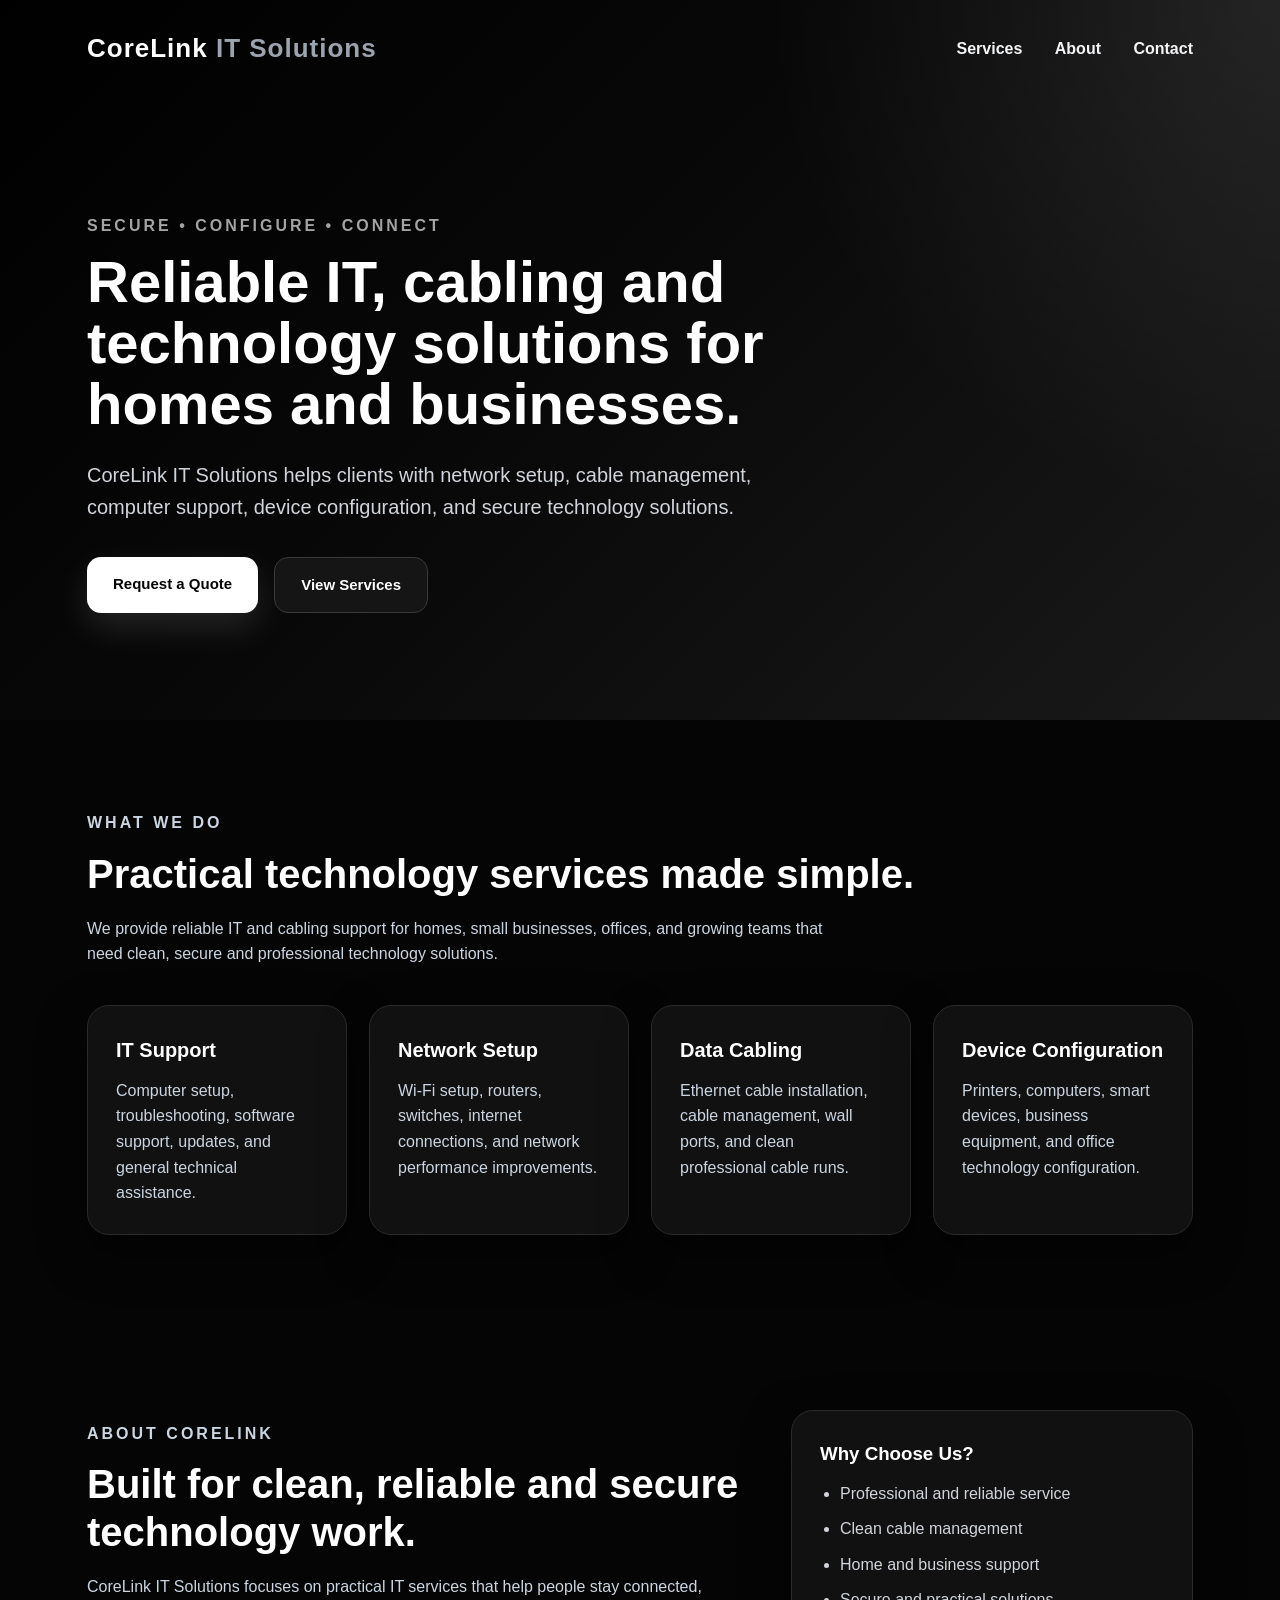
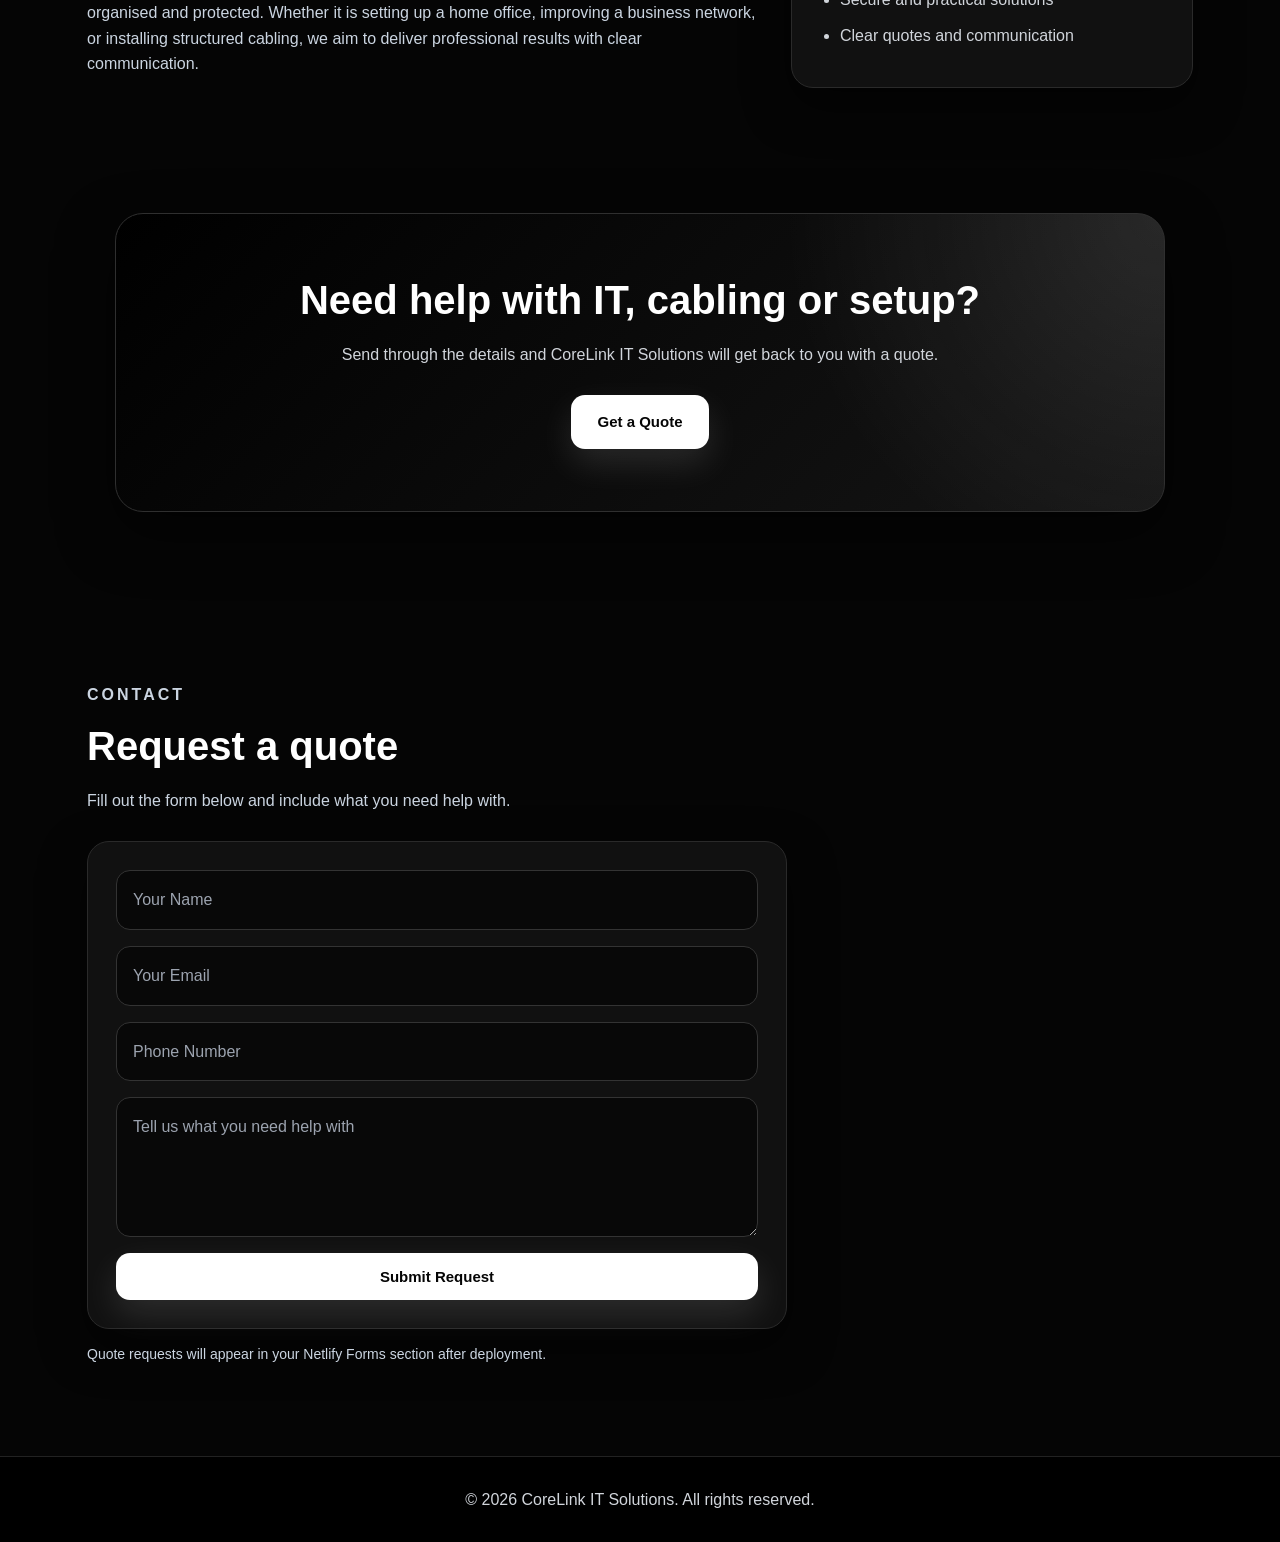
<file: index.html>
<!DOCTYPE html>
<html lang="en">
<head>
  <meta charset="UTF-8" />
  <meta name="viewport" content="width=device-width, initial-scale=1.0" />

  <title>CoreLink IT Solutions</title>

  <link rel="stylesheet" href="style.css" />
</head>

<body>

  <header class="header">
    <nav class="nav">
      <div class="logo">CoreLink <span>IT Solutions</span></div>

      <div class="nav-links">
        <a href="#services">Services</a>
        <a href="#about">About</a>
        <a href="#contact">Contact</a>
      </div>
    </nav>

    <section class="hero">
      <div class="hero-content">
        <p class="tagline">Secure • Configure • Connect</p>

        <h1>Reliable IT, cabling and technology solutions for homes and businesses.</h1>

        <p class="hero-text">
          CoreLink IT Solutions helps clients with network setup, cable management,
          computer support, device configuration, and secure technology solutions.
        </p>

        <div class="buttons">
          <a href="#contact" class="btn primary">Request a Quote</a>
          <a href="#services" class="btn secondary">View Services</a>
        </div>
      </div>
    </section>
  </header>

  <section class="section" id="services">
    <p class="section-label">What We Do</p>

    <h2>Practical technology services made simple.</h2>

    <p>
      We provide reliable IT and cabling support for homes, small businesses,
      offices, and growing teams that need clean, secure and professional technology solutions.
    </p>

    <div class="cards">
      <div class="card">
        <h3>IT Support</h3>
        <p>
          Computer setup, troubleshooting, software support, updates,
          and general technical assistance.
        </p>
      </div>

      <div class="card">
        <h3>Network Setup</h3>
        <p>
          Wi-Fi setup, routers, switches, internet connections,
          and network performance improvements.
        </p>
      </div>

      <div class="card">
        <h3>Data Cabling</h3>
        <p>
          Ethernet cable installation, cable management, wall ports,
          and clean professional cable runs.
        </p>
      </div>

      <div class="card">
        <h3>Device Configuration</h3>
        <p>
          Printers, computers, smart devices, business equipment,
          and office technology configuration.
        </p>
      </div>
    </div>
  </section>

  <section class="about" id="about">
    <div>
      <p class="section-label">About CoreLink</p>

      <h2>Built for clean, reliable and secure technology work.</h2>

      <p>
        CoreLink IT Solutions focuses on practical IT services that help people stay connected,
        organised and protected. Whether it is setting up a home office, improving a business network,
        or installing structured cabling, we aim to deliver professional results with clear communication.
      </p>
    </div>

    <div class="about-box">
      <h3>Why Choose Us?</h3>

      <ul>
        <li>Professional and reliable service</li>
        <li>Clean cable management</li>
        <li>Home and business support</li>
        <li>Secure and practical solutions</li>
        <li>Clear quotes and communication</li>
      </ul>
    </div>
  </section>

  <section class="cta">
    <h2>Need help with IT, cabling or setup?</h2>

    <p>
      Send through the details and CoreLink IT Solutions will get back to you with a quote.
    </p>

    <a href="#contact" class="btn primary">Get a Quote</a>
  </section>

  <section class="section contact" id="contact">
    <p class="section-label">Contact</p>

    <h2>Request a quote</h2>

    <p>
      Fill out the form below and include what you need help with.
    </p>

    <form name="quote-request" method="POST" data-netlify="true">
      <input type="hidden" name="form-name" value="quote-request" />

      <input type="text" name="name" placeholder="Your Name" required />
      <input type="email" name="email" placeholder="Your Email" required />
      <input type="text" name="phone" placeholder="Phone Number" />
      <textarea name="message" placeholder="Tell us what you need help with" required></textarea>

      <button type="submit">Submit Request</button>
    </form>

    <p class="note">
      Quote requests will appear in your Netlify Forms section after deployment.
    </p>
  </section>

  <footer>
    <p>© 2026 CoreLink IT Solutions. All rights reserved.</p>
  </footer>

</body>
</html>
</file>
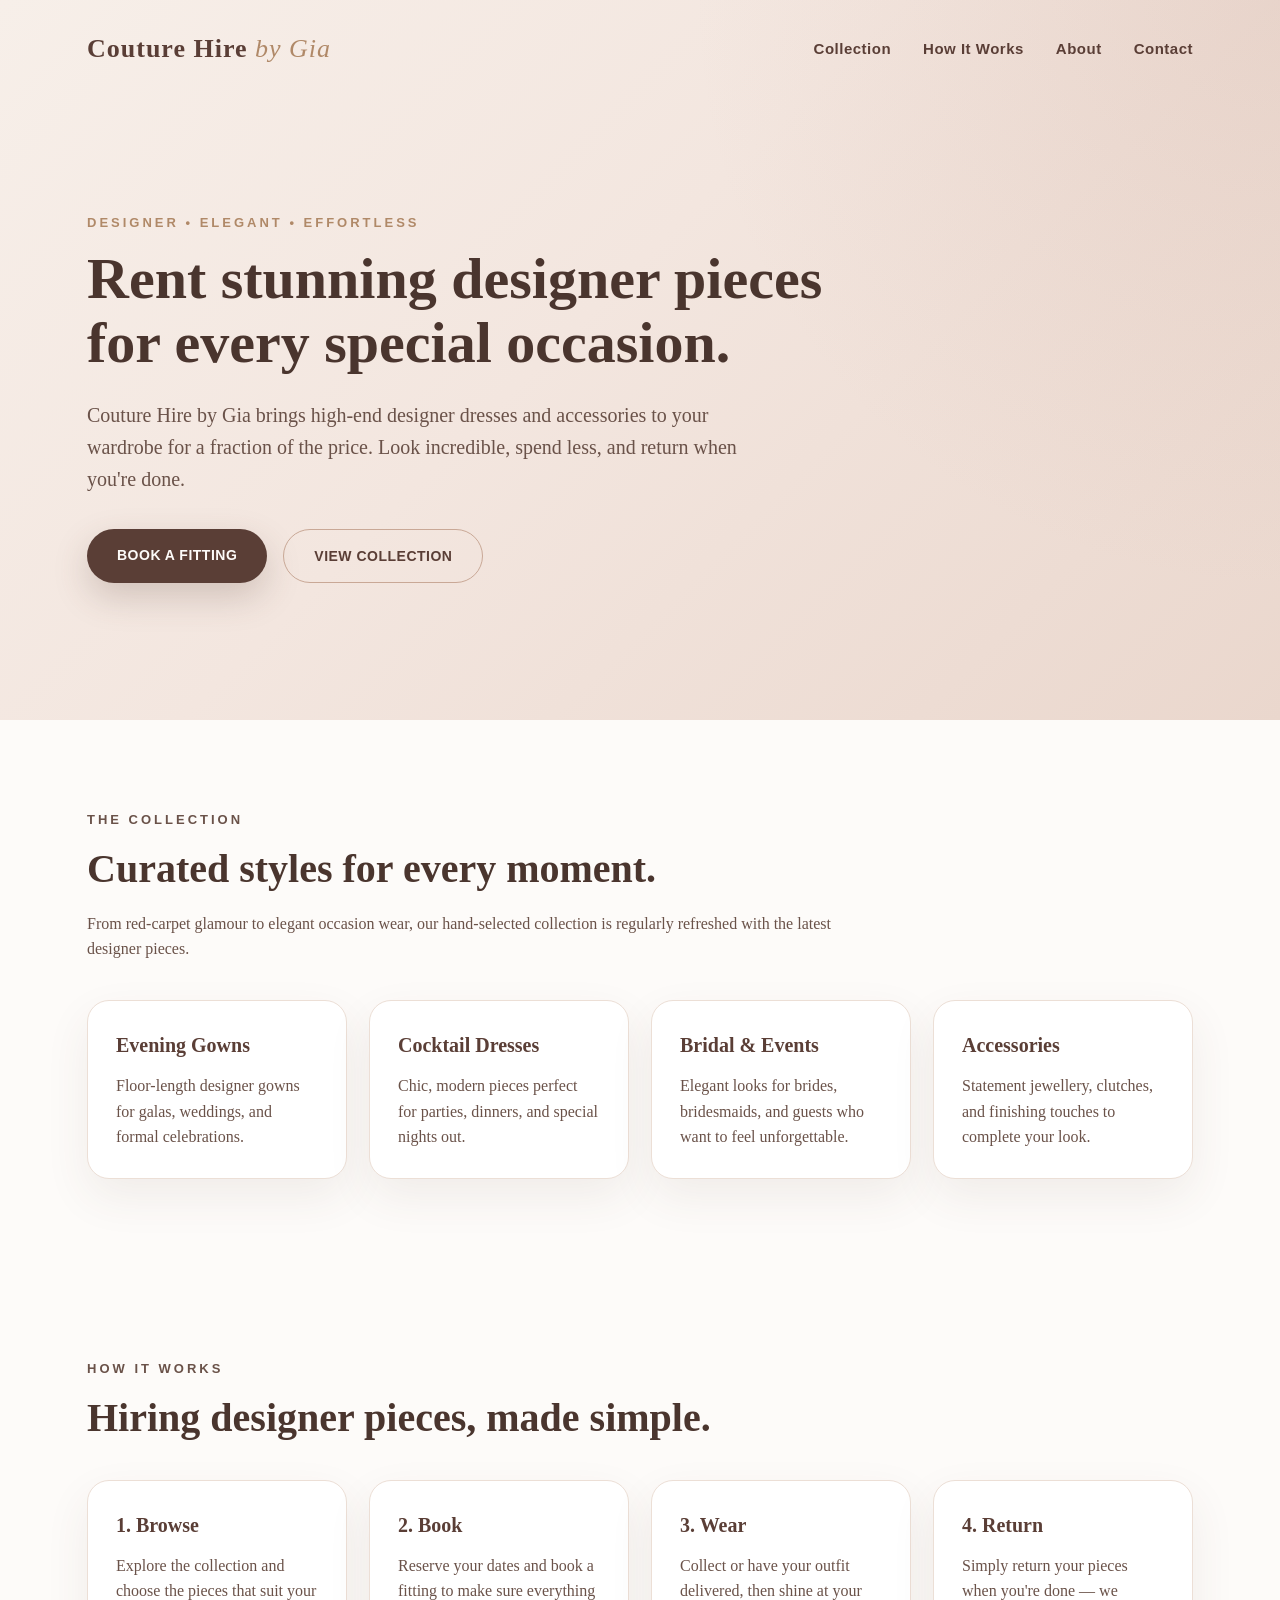
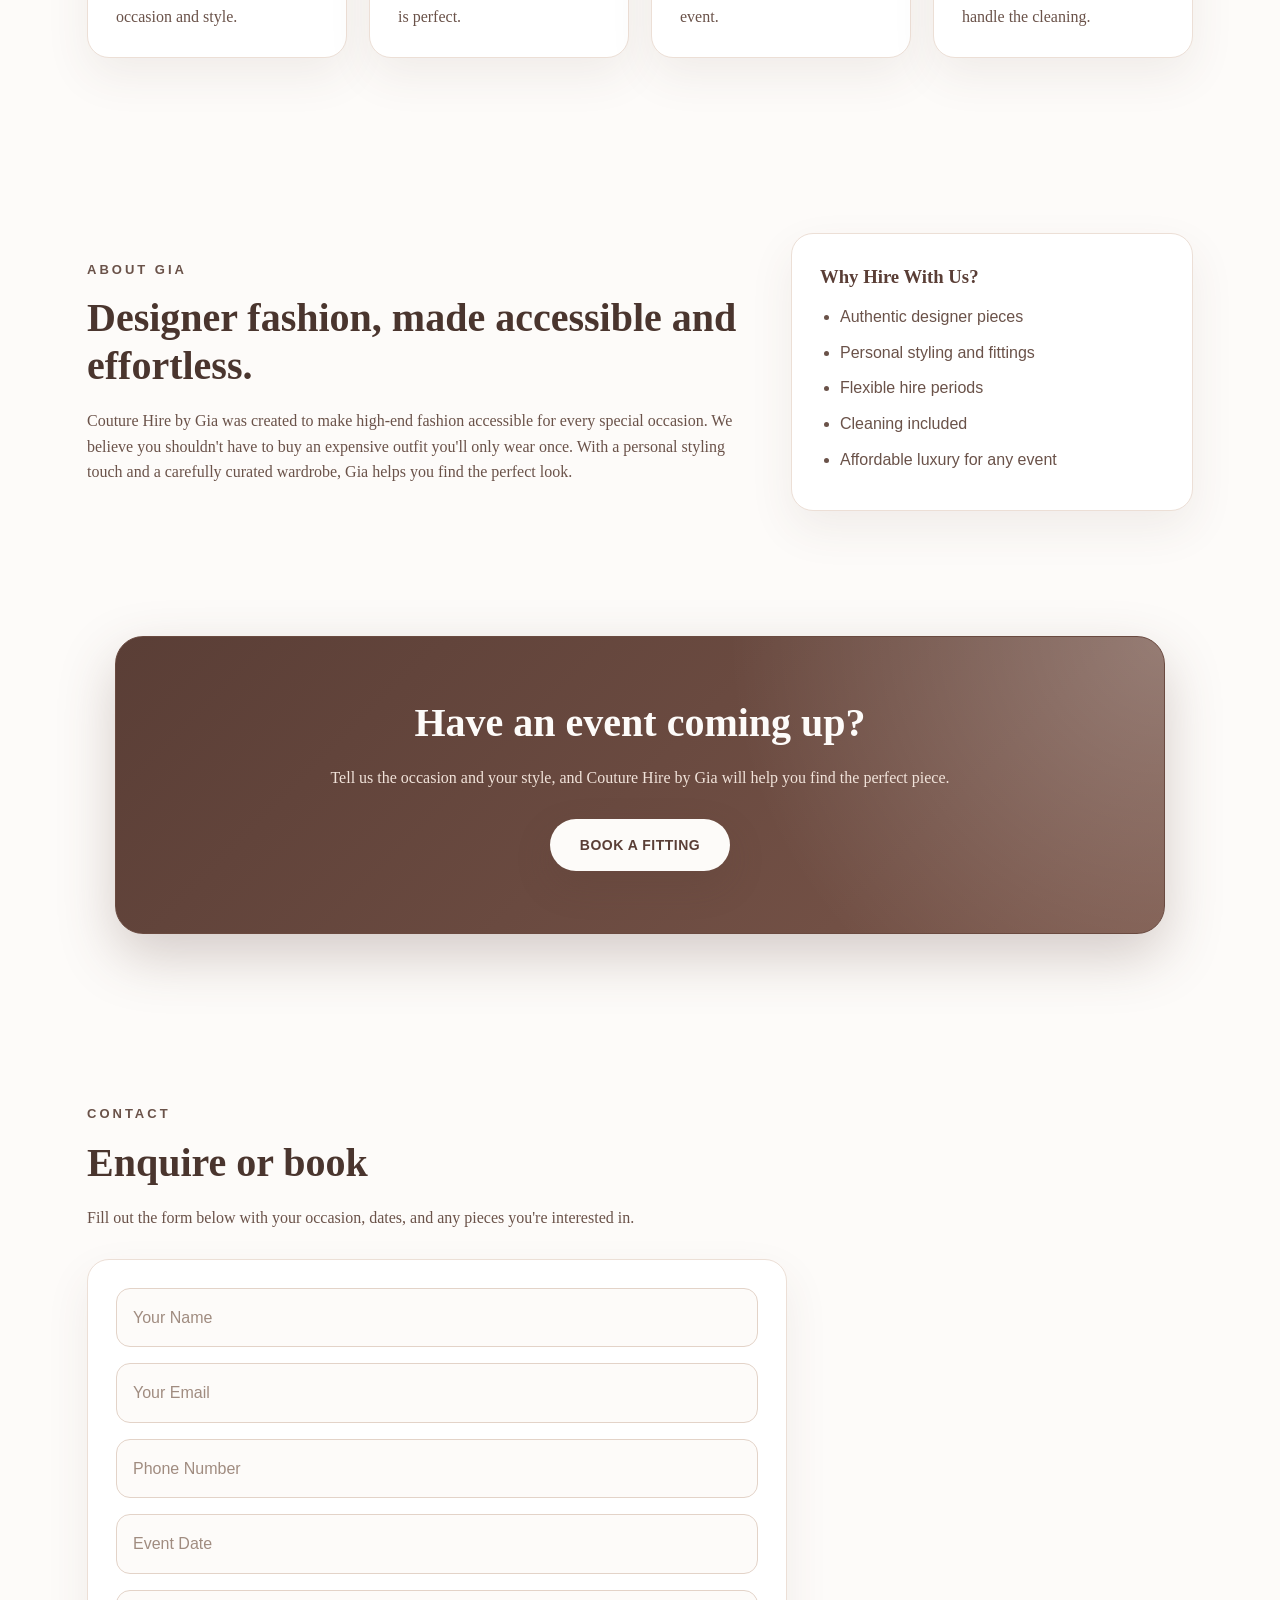
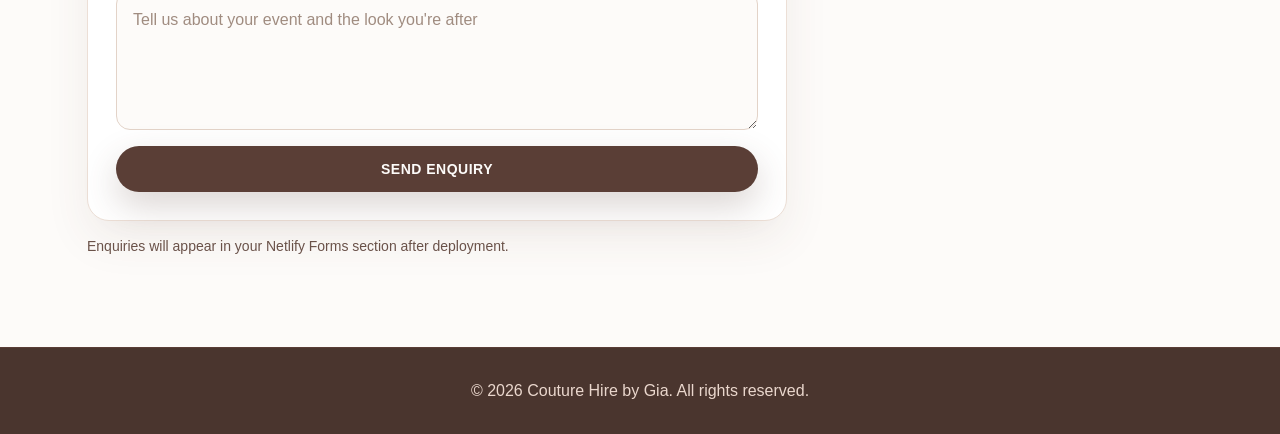
<file: coturehirebygia/index.html>
<!DOCTYPE html>
<html lang="en">
<head>
  <meta charset="UTF-8" />
  <meta name="viewport" content="width=device-width, initial-scale=1.0" />

  <title>Couture Hire by Gia</title>

  <link rel="stylesheet" href="style.css" />
</head>

<body>

  <header class="header">
    <nav class="nav">
      <div class="logo">Couture Hire <span>by Gia</span></div>

      <div class="nav-links">
        <a href="#collection">Collection</a>
        <a href="#how">How It Works</a>
        <a href="#about">About</a>
        <a href="#contact">Contact</a>
      </div>
    </nav>

    <section class="hero">
      <div class="hero-content">
        <p class="tagline">Designer • Elegant • Effortless</p>

        <h1>Rent stunning designer pieces for every special occasion.</h1>

        <p class="hero-text">
          Couture Hire by Gia brings high-end designer dresses and accessories
          to your wardrobe for a fraction of the price. Look incredible,
          spend less, and return when you're done.
        </p>

        <div class="buttons">
          <a href="#contact" class="btn primary">Book a Fitting</a>
          <a href="#collection" class="btn secondary">View Collection</a>
        </div>
      </div>
    </section>
  </header>

  <section class="section" id="collection">
    <p class="section-label">The Collection</p>

    <h2>Curated styles for every moment.</h2>

    <p>
      From red-carpet glamour to elegant occasion wear, our hand-selected
      collection is regularly refreshed with the latest designer pieces.
    </p>

    <div class="cards">
      <div class="card">
        <h3>Evening Gowns</h3>
        <p>
          Floor-length designer gowns for galas, weddings,
          and formal celebrations.
        </p>
      </div>

      <div class="card">
        <h3>Cocktail Dresses</h3>
        <p>
          Chic, modern pieces perfect for parties, dinners,
          and special nights out.
        </p>
      </div>

      <div class="card">
        <h3>Bridal &amp; Events</h3>
        <p>
          Elegant looks for brides, bridesmaids, and guests
          who want to feel unforgettable.
        </p>
      </div>

      <div class="card">
        <h3>Accessories</h3>
        <p>
          Statement jewellery, clutches, and finishing touches
          to complete your look.
        </p>
      </div>
    </div>
  </section>

  <section class="section how" id="how">
    <p class="section-label">How It Works</p>

    <h2>Hiring designer pieces, made simple.</h2>

    <div class="cards">
      <div class="card">
        <h3>1. Browse</h3>
        <p>
          Explore the collection and choose the pieces that suit
          your occasion and style.
        </p>
      </div>

      <div class="card">
        <h3>2. Book</h3>
        <p>
          Reserve your dates and book a fitting to make sure
          everything is perfect.
        </p>
      </div>

      <div class="card">
        <h3>3. Wear</h3>
        <p>
          Collect or have your outfit delivered, then shine
          at your event.
        </p>
      </div>

      <div class="card">
        <h3>4. Return</h3>
        <p>
          Simply return your pieces when you're done — we handle
          the cleaning.
        </p>
      </div>
    </div>
  </section>

  <section class="about" id="about">
    <div>
      <p class="section-label">About Gia</p>

      <h2>Designer fashion, made accessible and effortless.</h2>

      <p>
        Couture Hire by Gia was created to make high-end fashion accessible
        for every special occasion. We believe you shouldn't have to buy an
        expensive outfit you'll only wear once. With a personal styling touch
        and a carefully curated wardrobe, Gia helps you find the perfect look.
      </p>
    </div>

    <div class="about-box">
      <h3>Why Hire With Us?</h3>

      <ul>
        <li>Authentic designer pieces</li>
        <li>Personal styling and fittings</li>
        <li>Flexible hire periods</li>
        <li>Cleaning included</li>
        <li>Affordable luxury for any event</li>
      </ul>
    </div>
  </section>

  <section class="cta">
    <h2>Have an event coming up?</h2>

    <p>
      Tell us the occasion and your style, and Couture Hire by Gia
      will help you find the perfect piece.
    </p>

    <a href="#contact" class="btn primary">Book a Fitting</a>
  </section>

  <section class="section contact" id="contact">
    <p class="section-label">Contact</p>

    <h2>Enquire or book</h2>

    <p>
      Fill out the form below with your occasion, dates, and any pieces
      you're interested in.
    </p>

    <form name="hire-enquiry" method="POST" data-netlify="true">
      <input type="hidden" name="form-name" value="hire-enquiry" />

      <input type="text" name="name" placeholder="Your Name" required />
      <input type="email" name="email" placeholder="Your Email" required />
      <input type="text" name="phone" placeholder="Phone Number" />
      <input type="text" name="event-date" placeholder="Event Date" />
      <textarea name="message" placeholder="Tell us about your event and the look you're after" required></textarea>

      <button type="submit">Send Enquiry</button>
    </form>

    <p class="note">
      Enquiries will appear in your Netlify Forms section after deployment.
    </p>
  </section>

  <footer>
    <p>© 2026 Couture Hire by Gia. All rights reserved.</p>
  </footer>

</body>
</html>
</file>
<file: style.css>
* {
  box-sizing: border-box;
  margin: 0;
  padding: 0;
}

html {
  scroll-behavior: smooth;
}

body {
  font-family: Arial, Helvetica, sans-serif;
  background: #050505;
  color: #e5e7eb;
  line-height: 1.6;
}

/* HEADER */

.header {
  min-height: 720px;
  background:
    radial-gradient(circle at top right, rgba(255, 255, 255, 0.09), transparent 35%),
    linear-gradient(135deg, #000000 0%, #080808 45%, #1a1a1a 100%);
  color: white;
}

/* NAVIGATION */

.nav {
  max-width: 1150px;
  margin: auto;
  padding: 28px 22px;
  display: flex;
  justify-content: space-between;
  align-items: center;
}

.logo {
  font-size: 26px;
  font-weight: 900;
  letter-spacing: 1px;
  color: #ffffff;
}

.logo span {
  color: #9ca3af;
  font-weight: 700;
}

.nav-links a {
  color: #f3f4f6;
  text-decoration: none;
  margin-left: 28px;
  font-weight: 700;
  transition: 0.3s ease;
}

.nav-links a:hover {
  color: #9ca3af;
}

/* HERO */

.hero {
  max-width: 1150px;
  margin: auto;
  padding: 115px 22px 80px;
}

.hero-content {
  max-width: 780px;
}

.tagline,
.section-label {
  color: #a3a3a3;
  font-weight: 900;
  text-transform: uppercase;
  letter-spacing: 3px;
  margin-bottom: 14px;
}

h1 {
  font-size: 58px;
  line-height: 1.05;
  margin-bottom: 24px;
  color: white;
  max-width: 850px;
}

.hero-text {
  font-size: 20px;
  color: #d1d5db;
  max-width: 690px;
  margin-bottom: 34px;
}

/* BUTTONS */

.buttons {
  display: flex;
  gap: 16px;
  flex-wrap: wrap;
}

.btn,
button {
  display: inline-block;
  padding: 15px 26px;
  border-radius: 14px;
  text-decoration: none;
  border: none;
  font-weight: 900;
  cursor: pointer;
  transition: 0.3s ease;
  font-size: 15px;
}

.primary,
button {
  background: #ffffff;
  color: #050505;
  box-shadow: 0 14px 35px rgba(255, 255, 255, 0.12);
}

.primary:hover,
button:hover {
  background: #d4d4d4;
  transform: translateY(-2px);
}

.secondary {
  background: #151515;
  color: #ffffff;
  border: 1px solid #3a3a3a;
}

.secondary:hover {
  background: #262626;
  transform: translateY(-2px);
}

/* SECTIONS */

.section {
  max-width: 1150px;
  margin: auto;
  padding: 90px 22px;
}

.section h2,
.about h2,
.cta h2 {
  font-size: 40px;
  line-height: 1.2;
  margin-bottom: 18px;
  color: white;
}

.section p,
.about p {
  color: #cbd5e1;
  max-width: 760px;
}

/* CARDS */

.cards {
  display: grid;
  grid-template-columns: repeat(4, 1fr);
  gap: 22px;
  margin-top: 38px;
}

.card,
.about-box,
form {
  background: #111111;
  color: #e5e7eb;
  border: 1px solid #2a2a2a;
  border-radius: 22px;
  padding: 28px;
  box-shadow: 0 18px 45px rgba(0, 0, 0, 0.55);
}

.card {
  transition: 0.3s ease;
}

.card:hover {
  background: #1a1a1a;
  border-color: #4b5563;
  transform: translateY(-6px);
}

.card h3 {
  color: #ffffff;
  font-size: 20px;
  margin-bottom: 12px;
}

.card p {
  color: #cbd5e1;
}

/* ABOUT */

.about {
  max-width: 1150px;
  margin: auto;
  padding: 85px 22px;
  display: grid;
  grid-template-columns: 1.25fr 0.75fr;
  gap: 34px;
  align-items: center;
}

.about-box h3 {
  color: white;
  margin-bottom: 12px;
}

.about-box ul {
  padding-left: 20px;
  margin-top: 12px;
}

.about-box li {
  margin-bottom: 10px;
  color: #d1d5db;
}

/* CTA */

.cta {
  margin: 40px auto 80px;
  max-width: 1050px;
  background:
    radial-gradient(circle at top right, rgba(255, 255, 255, 0.1), transparent 35%),
    linear-gradient(135deg, #000000, #151515);
  border: 1px solid #2f2f2f;
  color: white;
  border-radius: 28px;
  padding: 62px 30px;
  text-align: center;
  box-shadow: 0 22px 55px rgba(0, 0, 0, 0.55);
}

.cta p {
  margin-bottom: 28px;
  color: #d1d5db;
}

/* CONTACT FORM */

.contact form {
  display: grid;
  gap: 16px;
  max-width: 700px;
  margin-top: 28px;
}

input,
textarea {
  width: 100%;
  padding: 16px;
  background: #080808;
  color: white;
  border: 1px solid #333333;
  border-radius: 14px;
  font: inherit;
  outline: none;
  transition: 0.3s ease;
}

input::placeholder,
textarea::placeholder {
  color: #9ca3af;
}

input:focus,
textarea:focus {
  border-color: #9ca3af;
  box-shadow: 0 0 0 4px rgba(156, 163, 175, 0.14);
}

textarea {
  min-height: 140px;
  resize: vertical;
}

.note {
  margin-top: 14px;
  color: #9ca3af;
  font-size: 14px;
}

/* FOOTER */

footer {
  text-align: center;
  padding: 30px;
  background: #000000;
  color: #d1d5db;
  border-top: 1px solid #222222;
}

/* RESPONSIVE DESIGN */

@media (max-width: 1000px) {
  .cards {
    grid-template-columns: repeat(2, 1fr);
  }
}

@media (max-width: 900px) {
  h1 {
    font-size: 44px;
  }

  .about {
    grid-template-columns: 1fr;
  }

  .nav {
    align-items: flex-start;
    gap: 18px;
    flex-direction: column;
  }

  .nav-links a {
    margin-left: 0;
    margin-right: 18px;
  }
}

@media (max-width: 560px) {
  .header {
    min-height: auto;
  }

  .hero {
    padding-top: 70px;
  }

  h1 {
    font-size: 35px;
  }

  .hero-text {
    font-size: 18px;
  }

  .section h2,
  .about h2,
  .cta h2 {
    font-size: 30px;
  }

  .cards {
    grid-template-columns: 1fr;
  }

  .nav-links {
    display: flex;
    flex-wrap: wrap;
    gap: 12px;
  }

  .nav-links a {
    margin-right: 10px;
    font-size: 14px;
  }
}
</file>
<file: coturehirebygia/style.css>
* {
  box-sizing: border-box;
  margin: 0;
  padding: 0;
}

html {
  scroll-behavior: smooth;
}

body {
  font-family: "Georgia", "Times New Roman", serif;
  background: #fdfbf9;
  color: #3a2e2a;
  line-height: 1.6;
}

/* HEADER */

.header {
  min-height: 720px;
  background:
    radial-gradient(circle at top right, rgba(196, 154, 138, 0.18), transparent 40%),
    linear-gradient(135deg, #f7efe9 0%, #f3e6df 45%, #ead7cd 100%);
  color: #3a2e2a;
}

/* NAVIGATION */

.nav {
  max-width: 1150px;
  margin: auto;
  padding: 28px 22px;
  display: flex;
  justify-content: space-between;
  align-items: center;
}

.logo {
  font-size: 26px;
  font-weight: 700;
  letter-spacing: 1px;
  color: #5a3e36;
}

.logo span {
  color: #b08968;
  font-style: italic;
  font-weight: 400;
}

.nav-links a {
  color: #5a3e36;
  text-decoration: none;
  margin-left: 28px;
  font-weight: 600;
  font-family: Arial, Helvetica, sans-serif;
  font-size: 15px;
  letter-spacing: 0.5px;
  transition: 0.3s ease;
}

.nav-links a:hover {
  color: #b08968;
}

/* HERO */

.hero {
  max-width: 1150px;
  margin: auto;
  padding: 115px 22px 80px;
}

.hero-content {
  max-width: 780px;
}

.tagline,
.section-label {
  color: #b08968;
  font-weight: 700;
  font-family: Arial, Helvetica, sans-serif;
  text-transform: uppercase;
  letter-spacing: 3px;
  font-size: 13px;
  margin-bottom: 14px;
}

h1 {
  font-size: 58px;
  line-height: 1.1;
  margin-bottom: 24px;
  color: #4a352e;
  max-width: 850px;
}

.hero-text {
  font-size: 20px;
  color: #6a5249;
  max-width: 690px;
  margin-bottom: 34px;
}

/* BUTTONS */

.buttons {
  display: flex;
  gap: 16px;
  flex-wrap: wrap;
}

.btn,
button {
  display: inline-block;
  padding: 15px 30px;
  border-radius: 40px;
  text-decoration: none;
  border: none;
  font-weight: 700;
  font-family: Arial, Helvetica, sans-serif;
  cursor: pointer;
  transition: 0.3s ease;
  font-size: 14px;
  letter-spacing: 0.5px;
  text-transform: uppercase;
}

.primary,
button {
  background: #5a3e36;
  color: #fdfbf9;
  box-shadow: 0 14px 35px rgba(90, 62, 54, 0.22);
}

.primary:hover,
button:hover {
  background: #b08968;
  transform: translateY(-2px);
}

.secondary {
  background: transparent;
  color: #5a3e36;
  border: 1px solid #c9a896;
}

.secondary:hover {
  background: #f1e3da;
  transform: translateY(-2px);
}

/* SECTIONS */

.section {
  max-width: 1150px;
  margin: auto;
  padding: 90px 22px;
}

.section h2,
.about h2,
.cta h2 {
  font-size: 40px;
  line-height: 1.2;
  margin-bottom: 18px;
  color: #4a352e;
}

.section p,
.about p {
  color: #6a5249;
  max-width: 760px;
}

/* CARDS */

.cards {
  display: grid;
  grid-template-columns: repeat(4, 1fr);
  gap: 22px;
  margin-top: 38px;
}

.card,
.about-box,
form {
  background: #ffffff;
  color: #3a2e2a;
  border: 1px solid #ecdfd6;
  border-radius: 22px;
  padding: 28px;
  box-shadow: 0 18px 45px rgba(90, 62, 54, 0.08);
}

.card {
  transition: 0.3s ease;
}

.card:hover {
  background: #fdf7f3;
  border-color: #d8b9a6;
  transform: translateY(-6px);
}

.card h3 {
  color: #5a3e36;
  font-size: 20px;
  margin-bottom: 12px;
}

.card p {
  color: #6a5249;
}

/* ABOUT */

.about {
  max-width: 1150px;
  margin: auto;
  padding: 85px 22px;
  display: grid;
  grid-template-columns: 1.25fr 0.75fr;
  gap: 34px;
  align-items: center;
}

.about-box h3 {
  color: #5a3e36;
  margin-bottom: 12px;
}

.about-box ul {
  padding-left: 20px;
  margin-top: 12px;
  font-family: Arial, Helvetica, sans-serif;
}

.about-box li {
  margin-bottom: 10px;
  color: #6a5249;
}

/* CTA */

.cta {
  margin: 40px auto 80px;
  max-width: 1050px;
  background:
    radial-gradient(circle at top right, rgba(255, 255, 255, 0.25), transparent 40%),
    linear-gradient(135deg, #5a3e36, #7a564a);
  border: 1px solid #6a4a40;
  color: #fdfbf9;
  border-radius: 28px;
  padding: 62px 30px;
  text-align: center;
  box-shadow: 0 22px 55px rgba(90, 62, 54, 0.25);
}

.cta h2 {
  color: #fdfbf9;
}

.cta p {
  margin-bottom: 28px;
  color: #f1e3da;
}

.cta .primary {
  background: #fdfbf9;
  color: #5a3e36;
}

.cta .primary:hover {
  background: #ead7cd;
}

/* CONTACT FORM */

.contact form {
  display: grid;
  gap: 16px;
  max-width: 700px;
  margin-top: 28px;
}

input,
textarea {
  width: 100%;
  padding: 16px;
  background: #fdfbf9;
  color: #3a2e2a;
  border: 1px solid #e3d3c8;
  border-radius: 14px;
  font: inherit;
  font-family: Arial, Helvetica, sans-serif;
  outline: none;
  transition: 0.3s ease;
}

input::placeholder,
textarea::placeholder {
  color: #a08c80;
}

input:focus,
textarea:focus {
  border-color: #b08968;
  box-shadow: 0 0 0 4px rgba(176, 137, 104, 0.14);
}

textarea {
  min-height: 140px;
  resize: vertical;
}

.note {
  margin-top: 14px;
  color: #a08c80;
  font-size: 14px;
  font-family: Arial, Helvetica, sans-serif;
}

/* FOOTER */

footer {
  text-align: center;
  padding: 30px;
  background: #4a352e;
  color: #ead7cd;
  border-top: 1px solid #5a3e36;
  font-family: Arial, Helvetica, sans-serif;
}

/* RESPONSIVE DESIGN */

@media (max-width: 1000px) {
  .cards {
    grid-template-columns: repeat(2, 1fr);
  }
}

@media (max-width: 900px) {
  h1 {
    font-size: 44px;
  }

  .about {
    grid-template-columns: 1fr;
  }

  .nav {
    align-items: flex-start;
    gap: 18px;
    flex-direction: column;
  }

  .nav-links a {
    margin-left: 0;
    margin-right: 18px;
  }
}

@media (max-width: 560px) {
  .header {
    min-height: auto;
  }

  .hero {
    padding-top: 70px;
  }

  h1 {
    font-size: 35px;
  }

  .hero-text {
    font-size: 18px;
  }

  .section h2,
  .about h2,
  .cta h2 {
    font-size: 30px;
  }

  .cards {
    grid-template-columns: 1fr;
  }

  .nav-links {
    display: flex;
    flex-wrap: wrap;
    gap: 12px;
  }

  .nav-links a {
    margin-right: 10px;
    font-size: 14px;
  }
}
</file>
